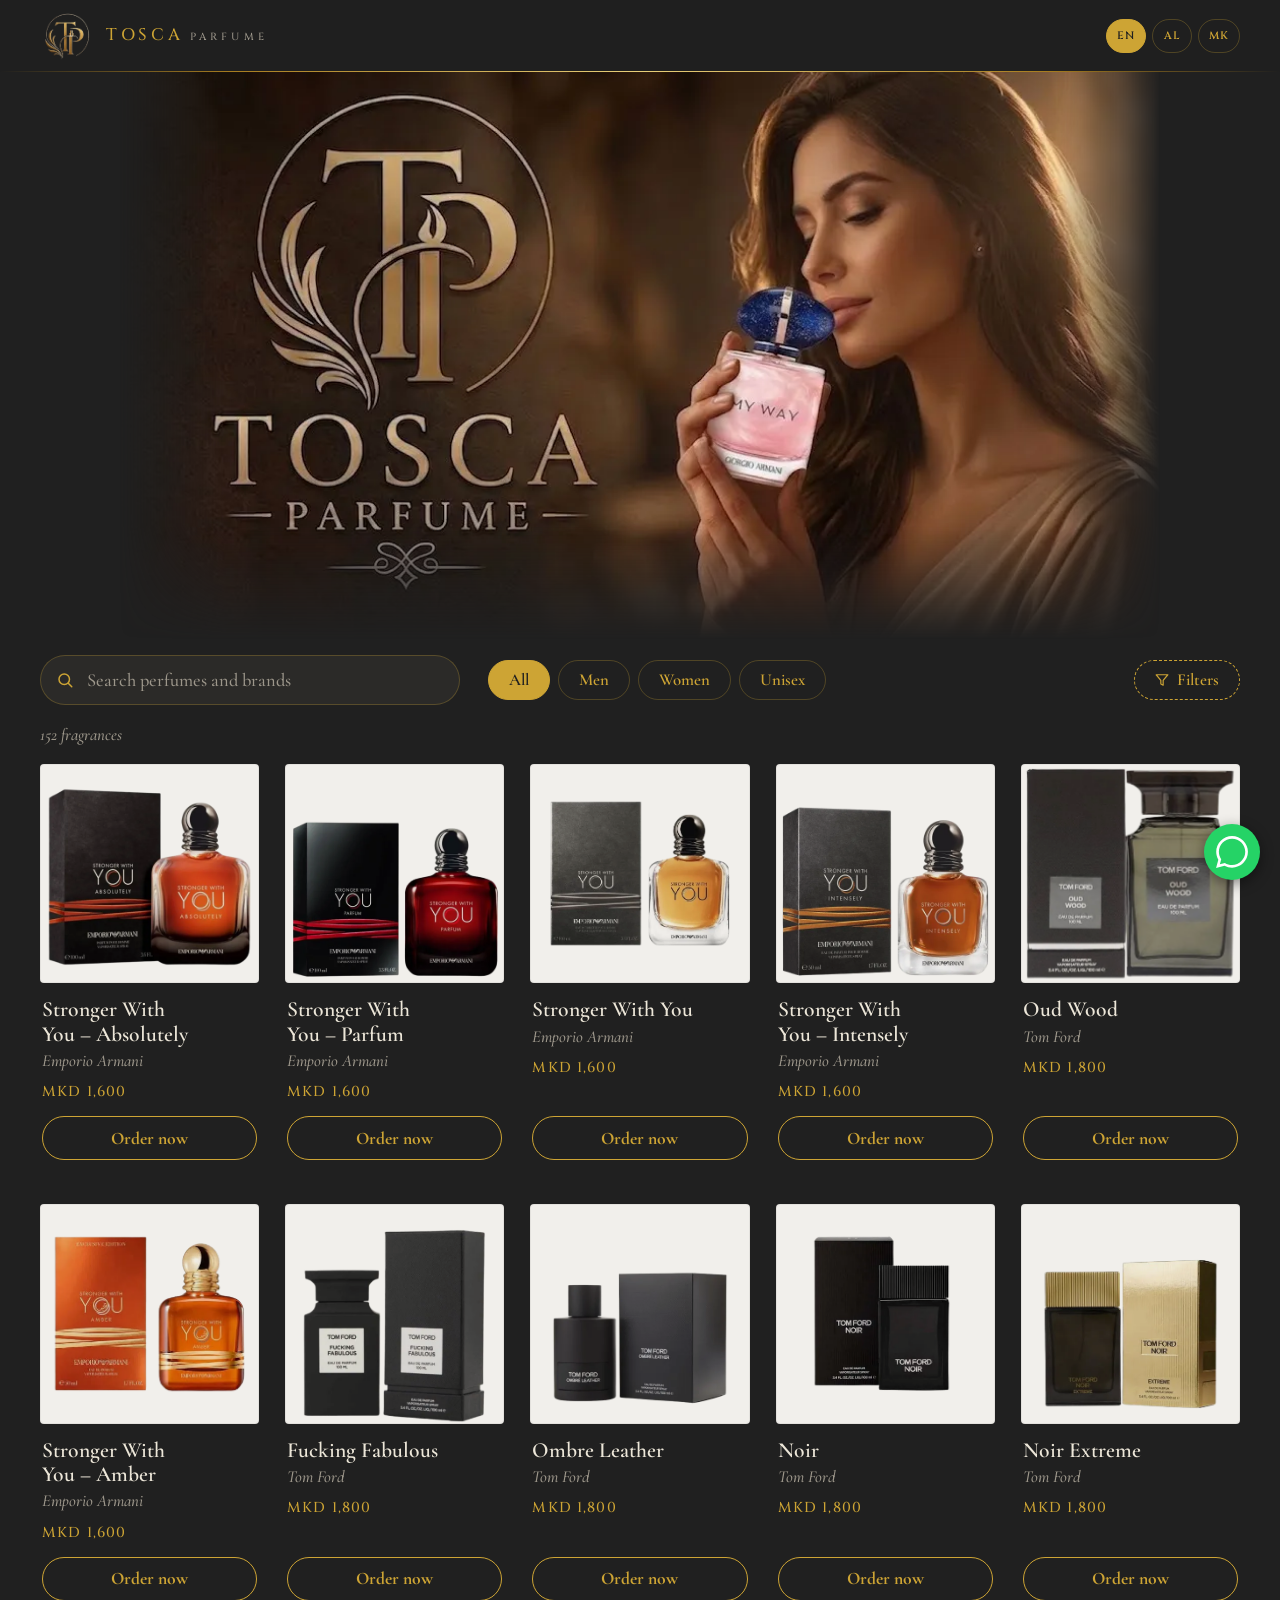
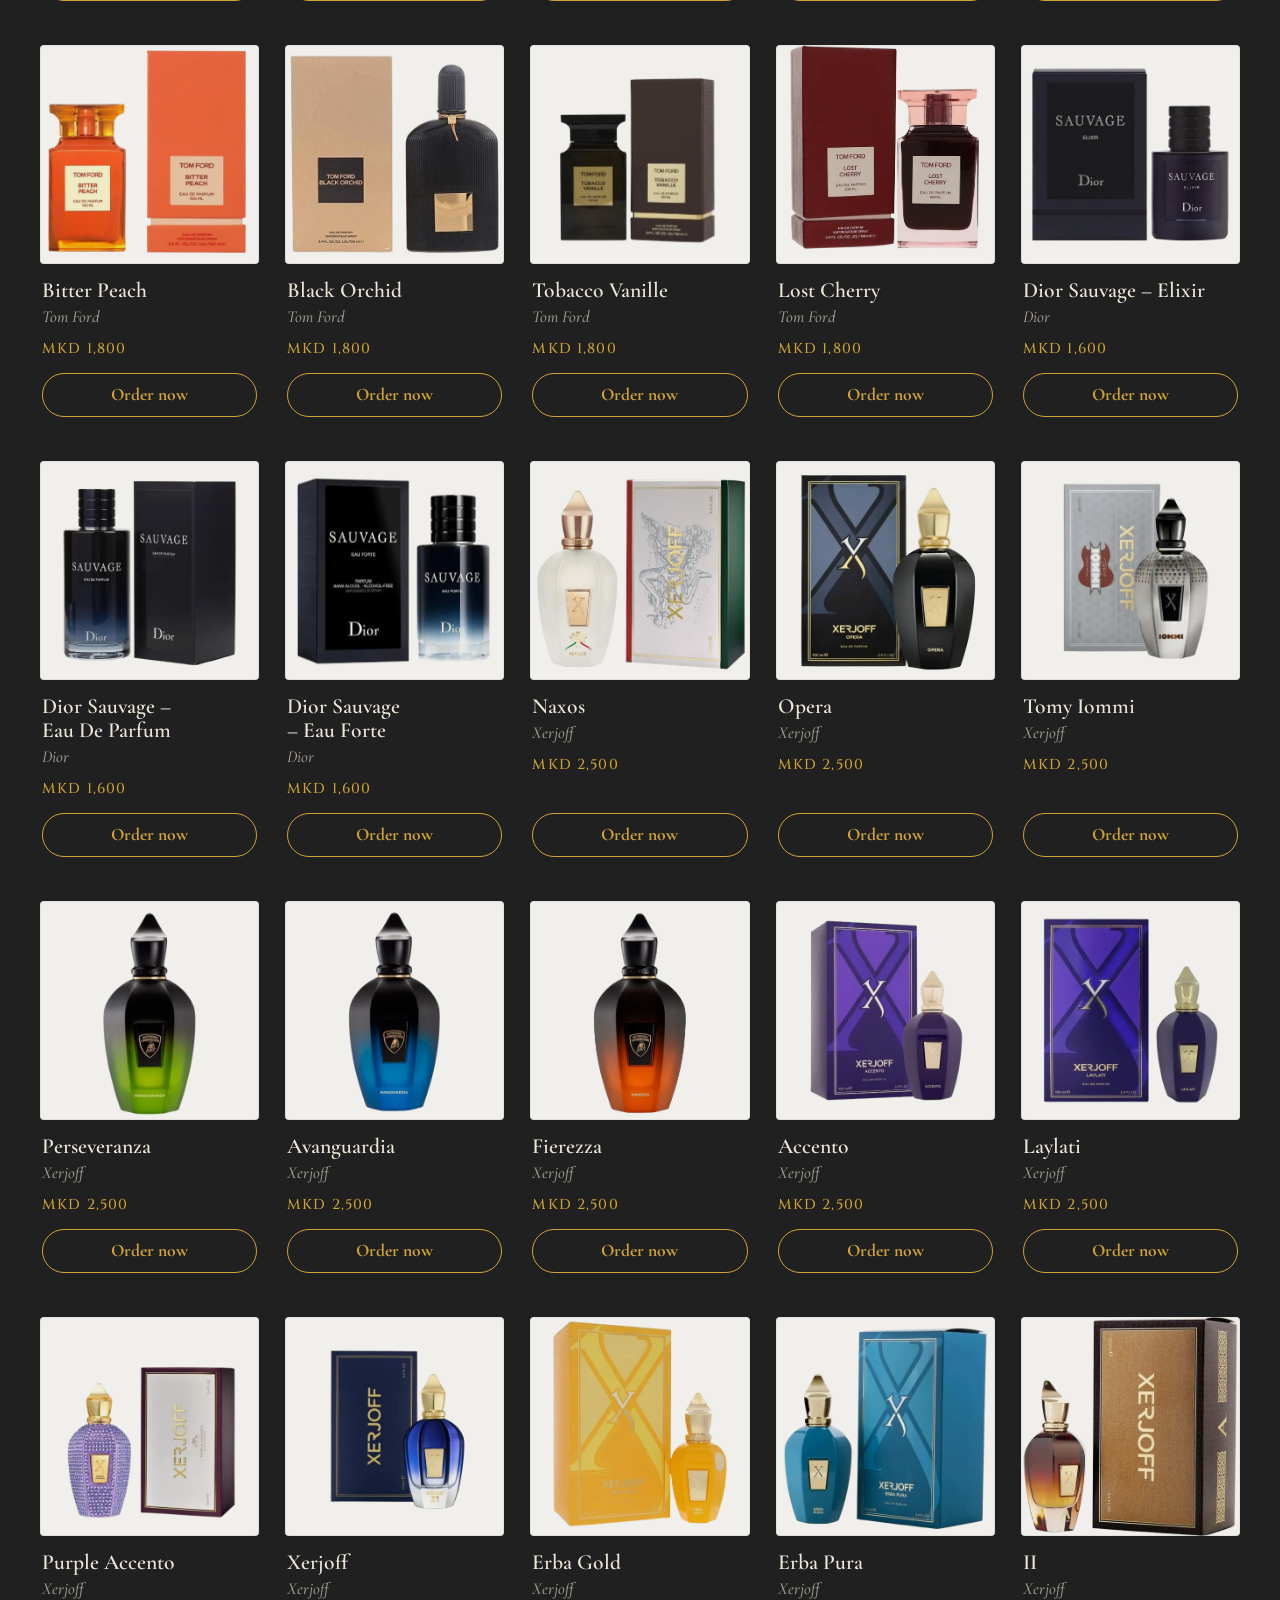
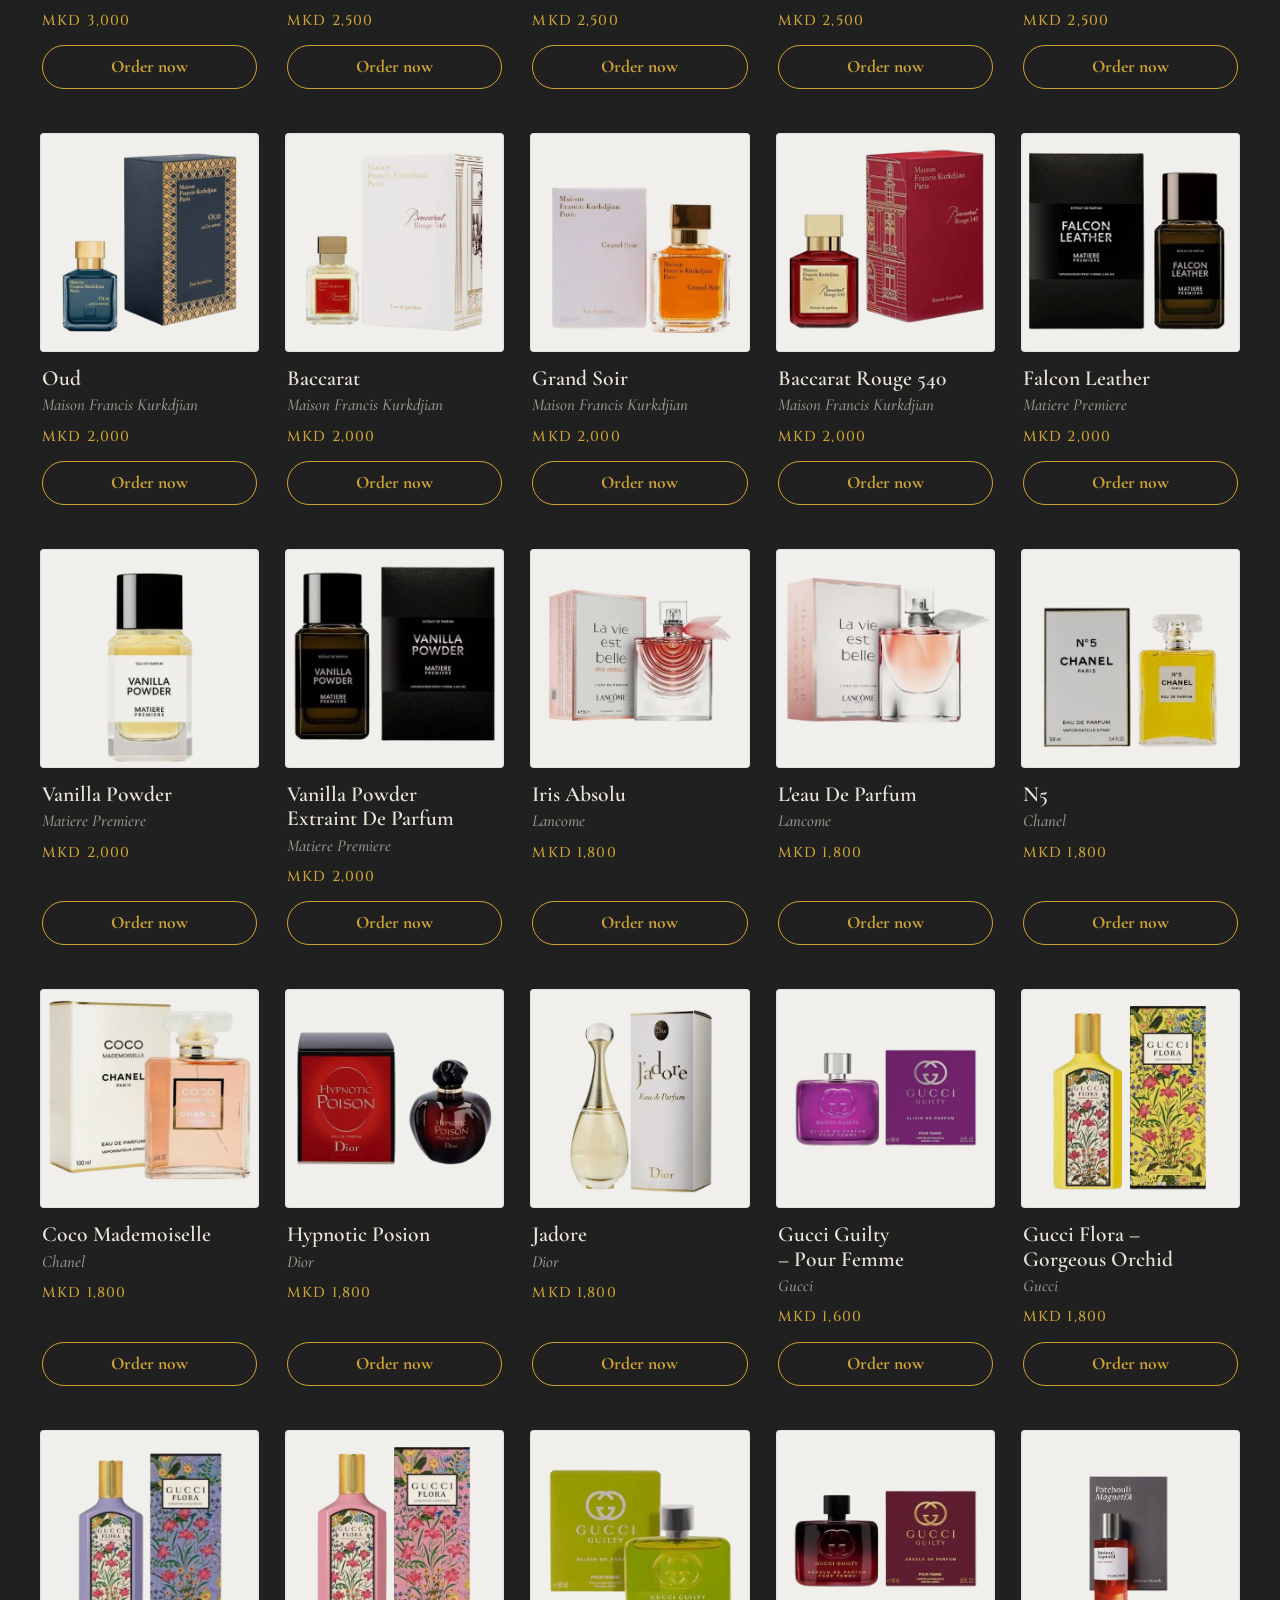
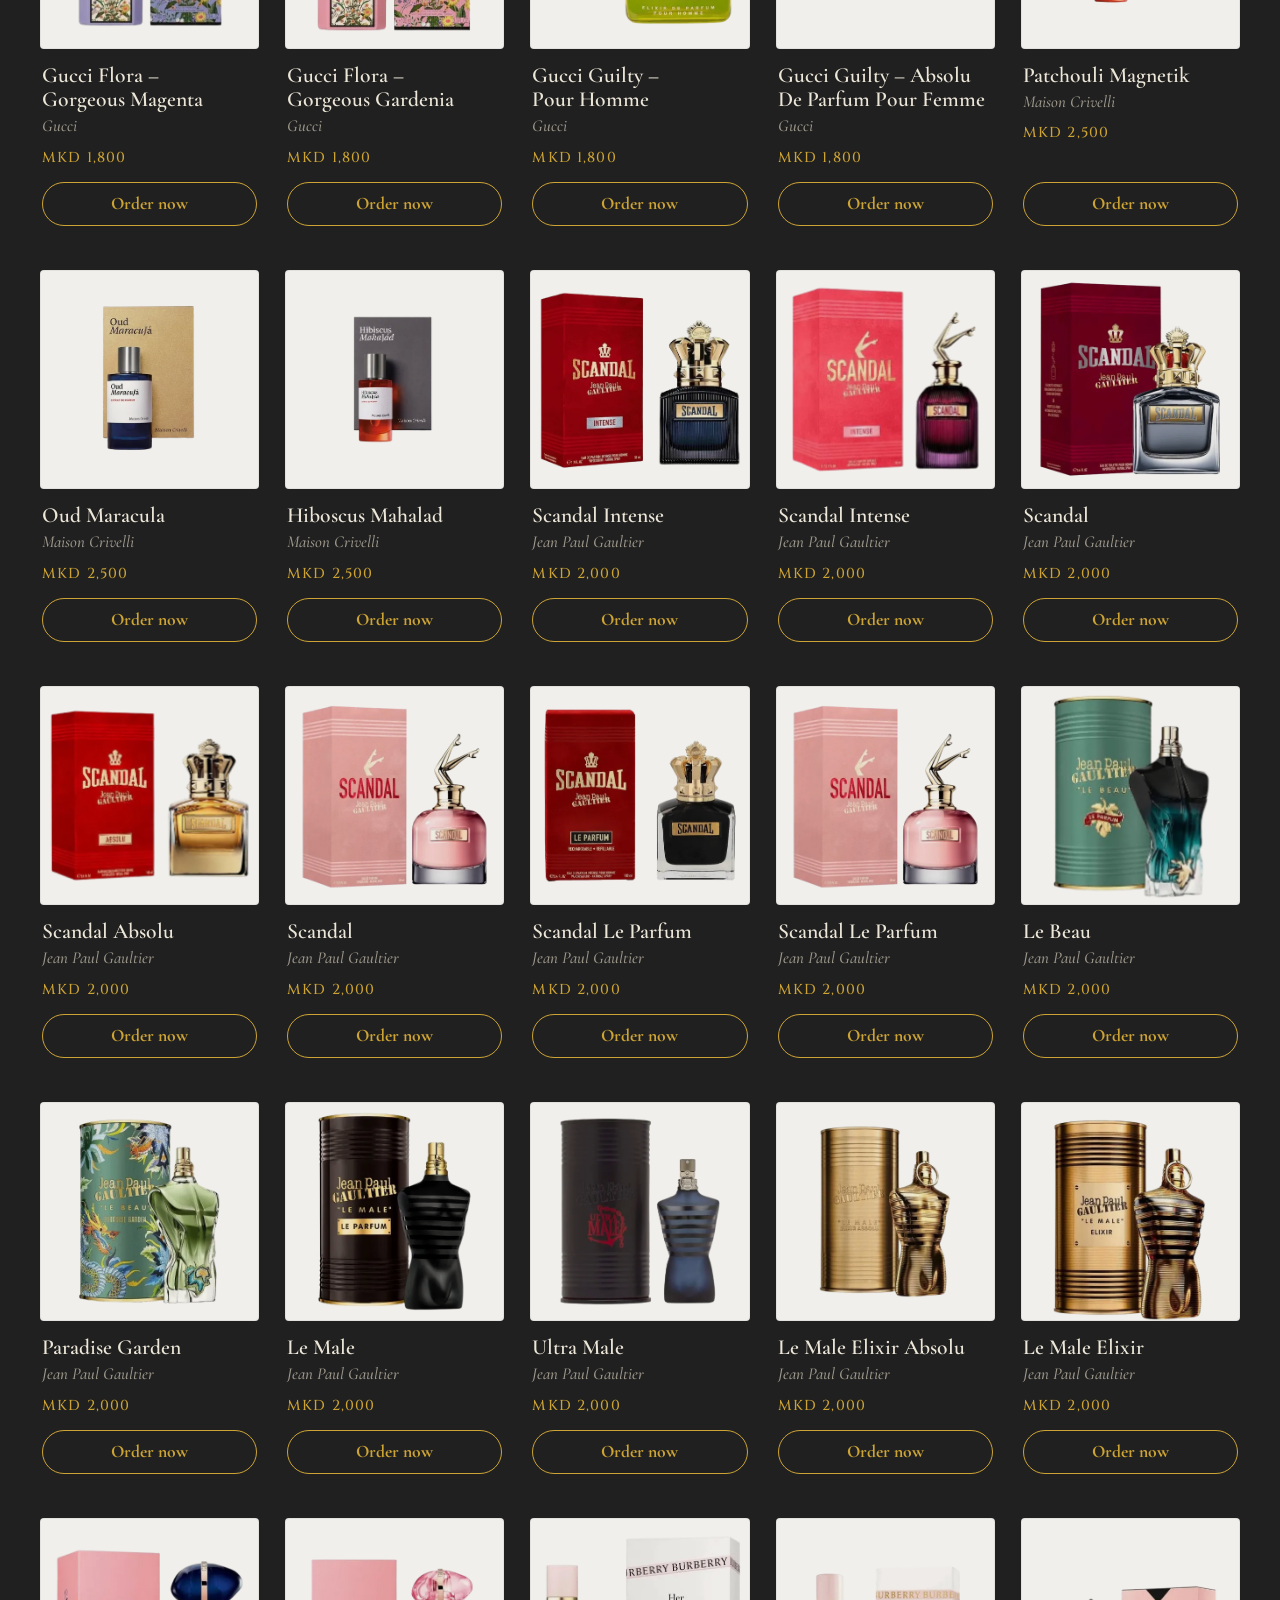
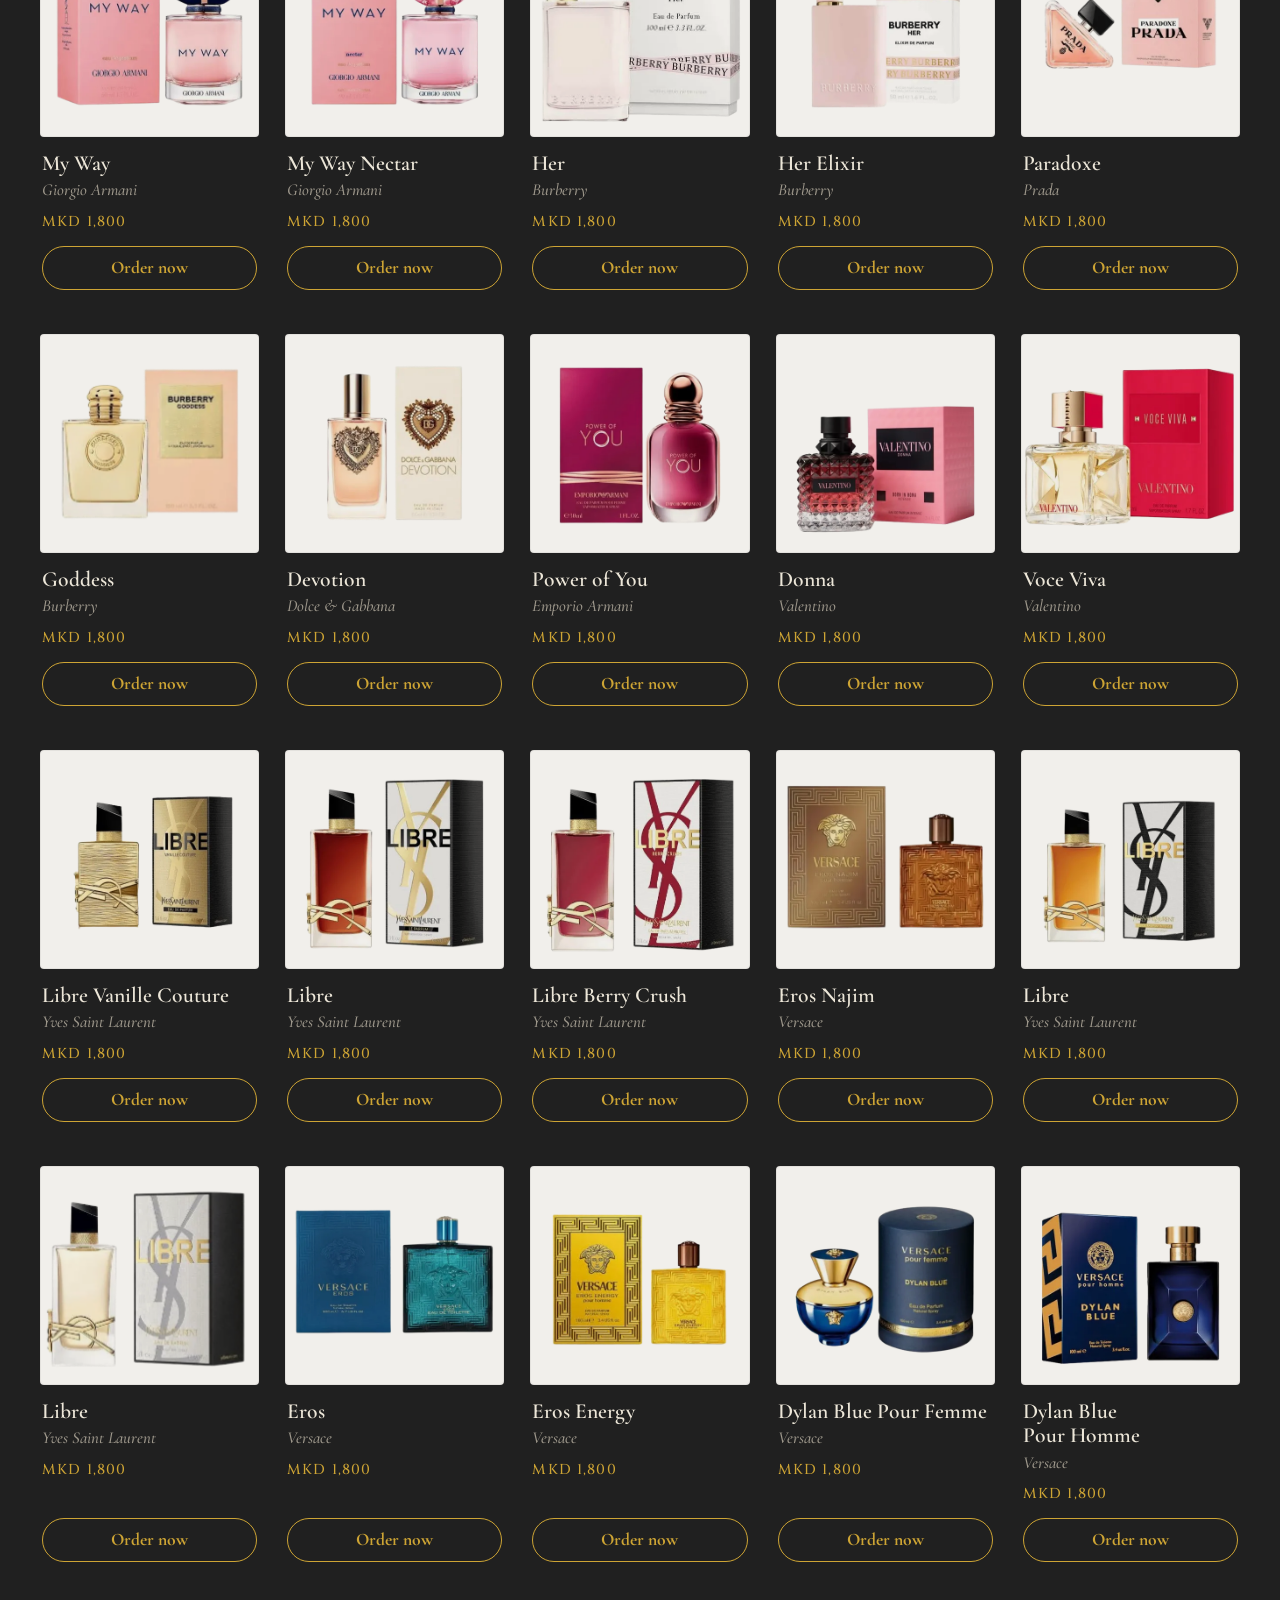
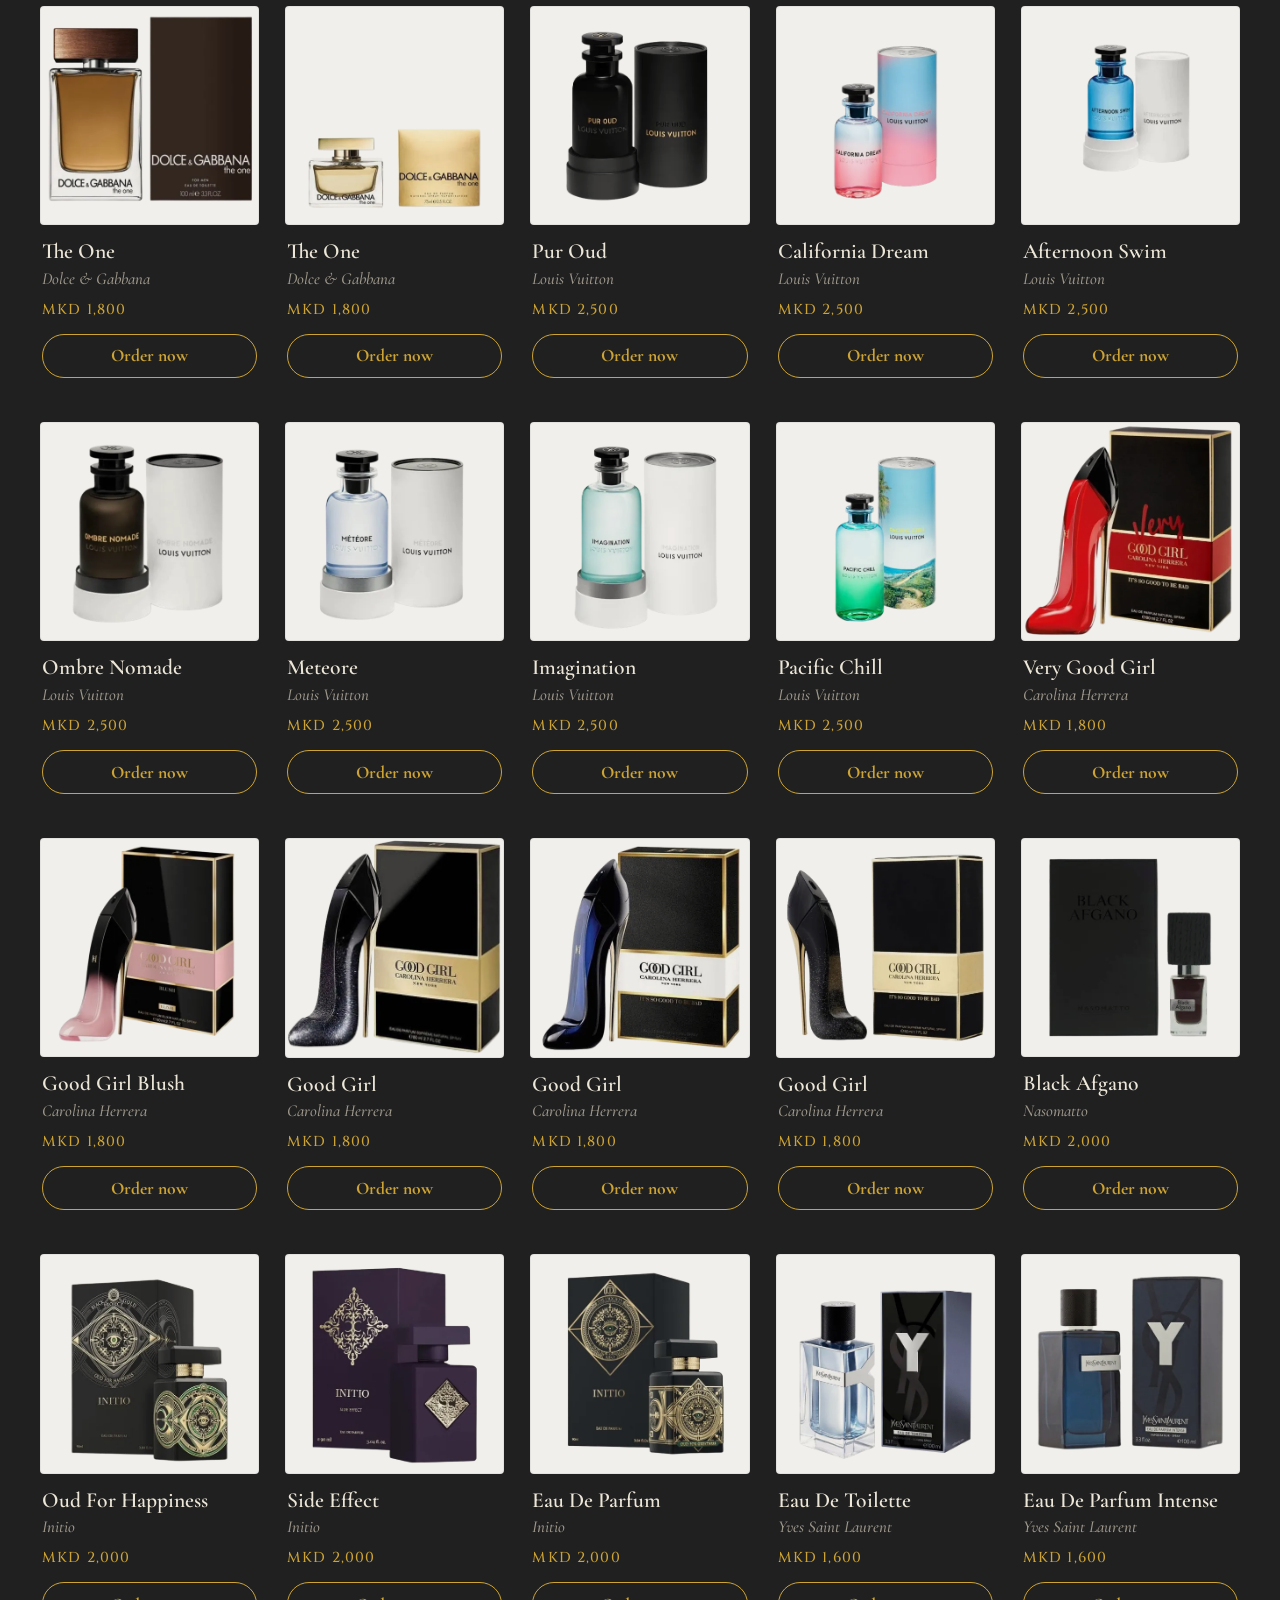
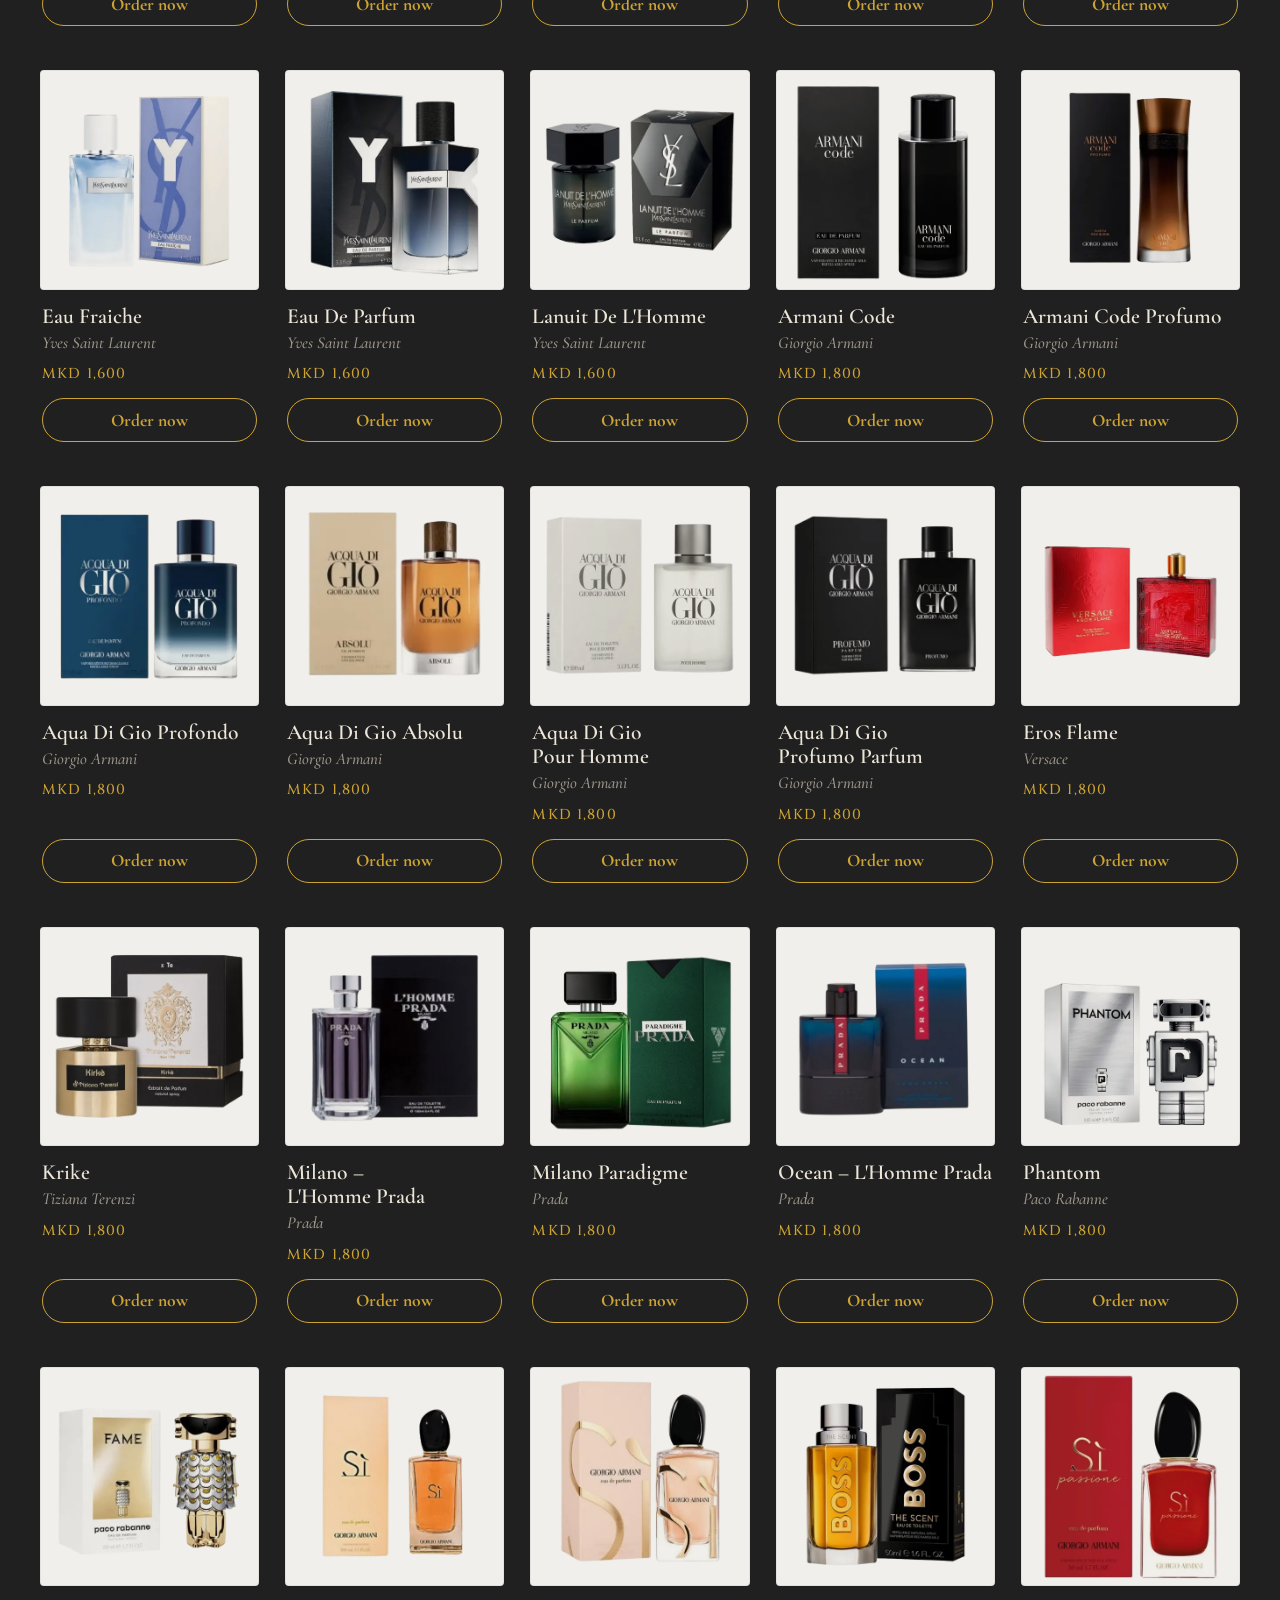
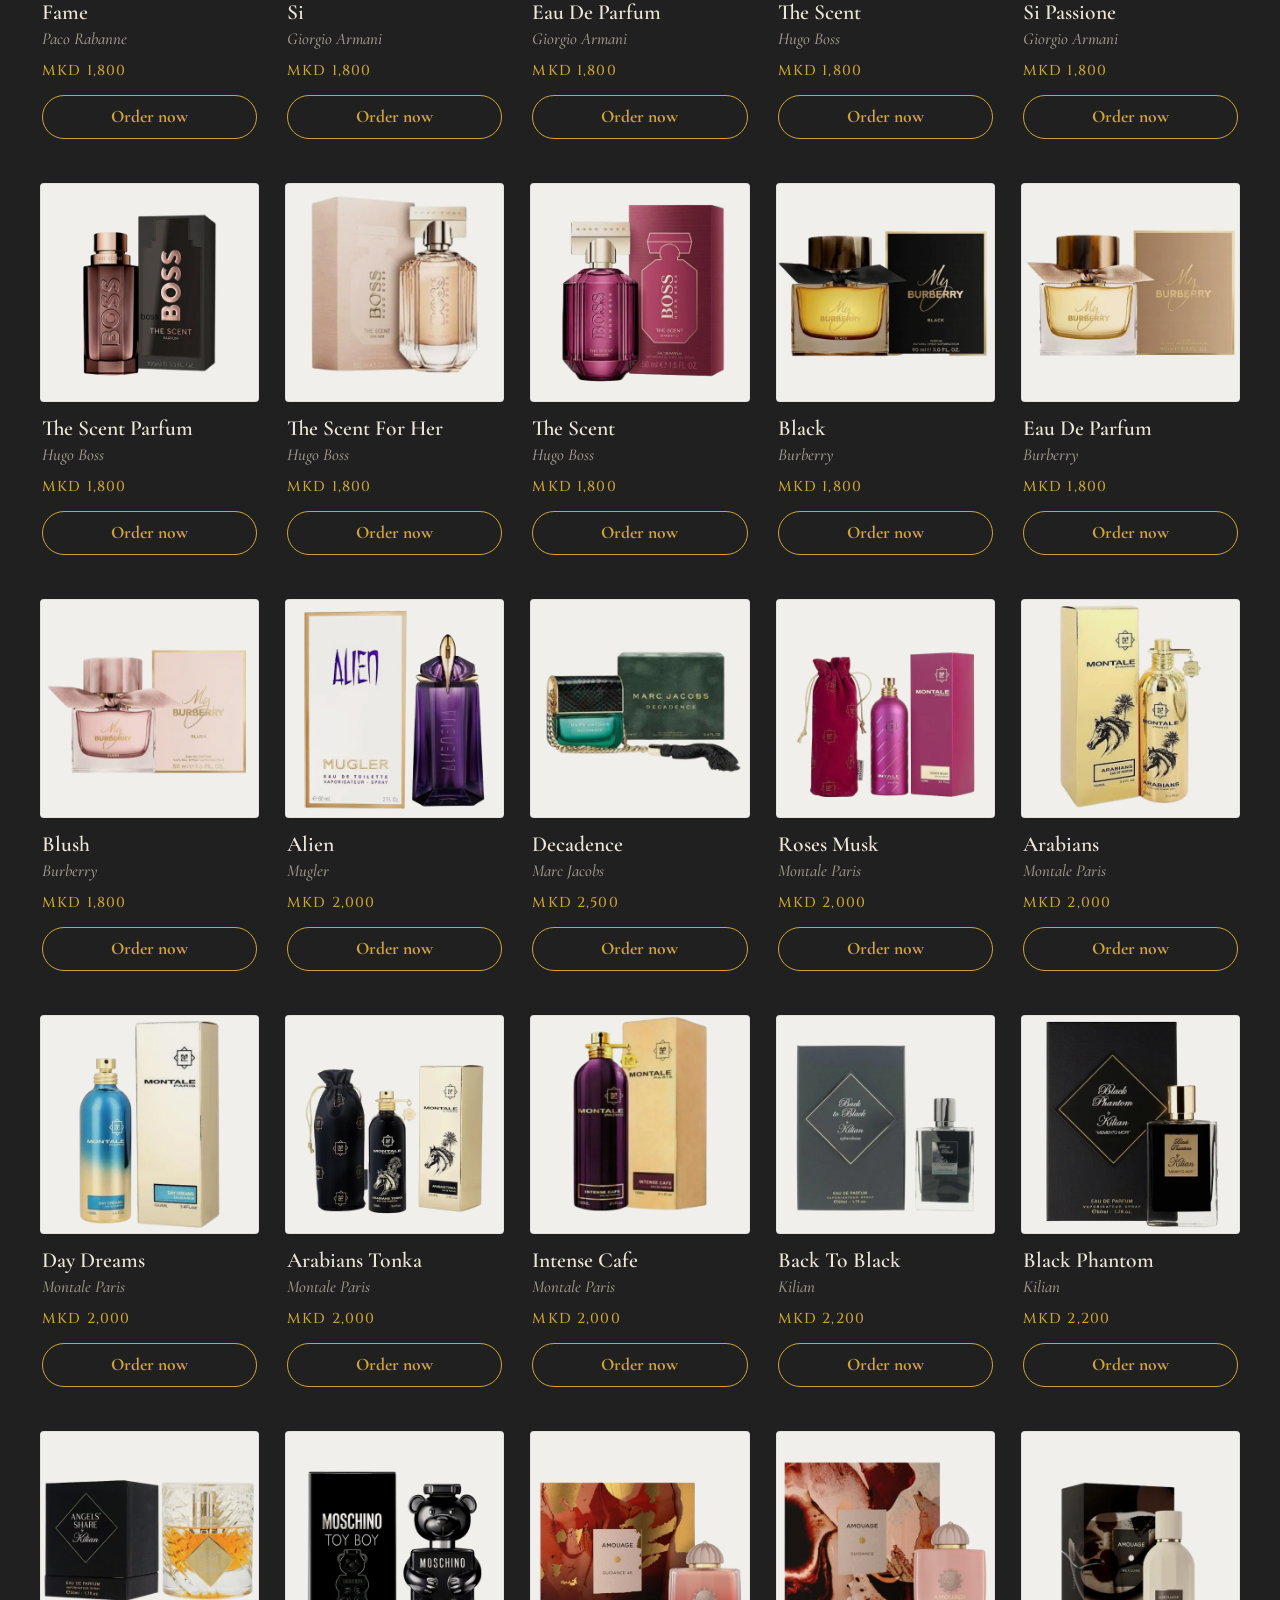
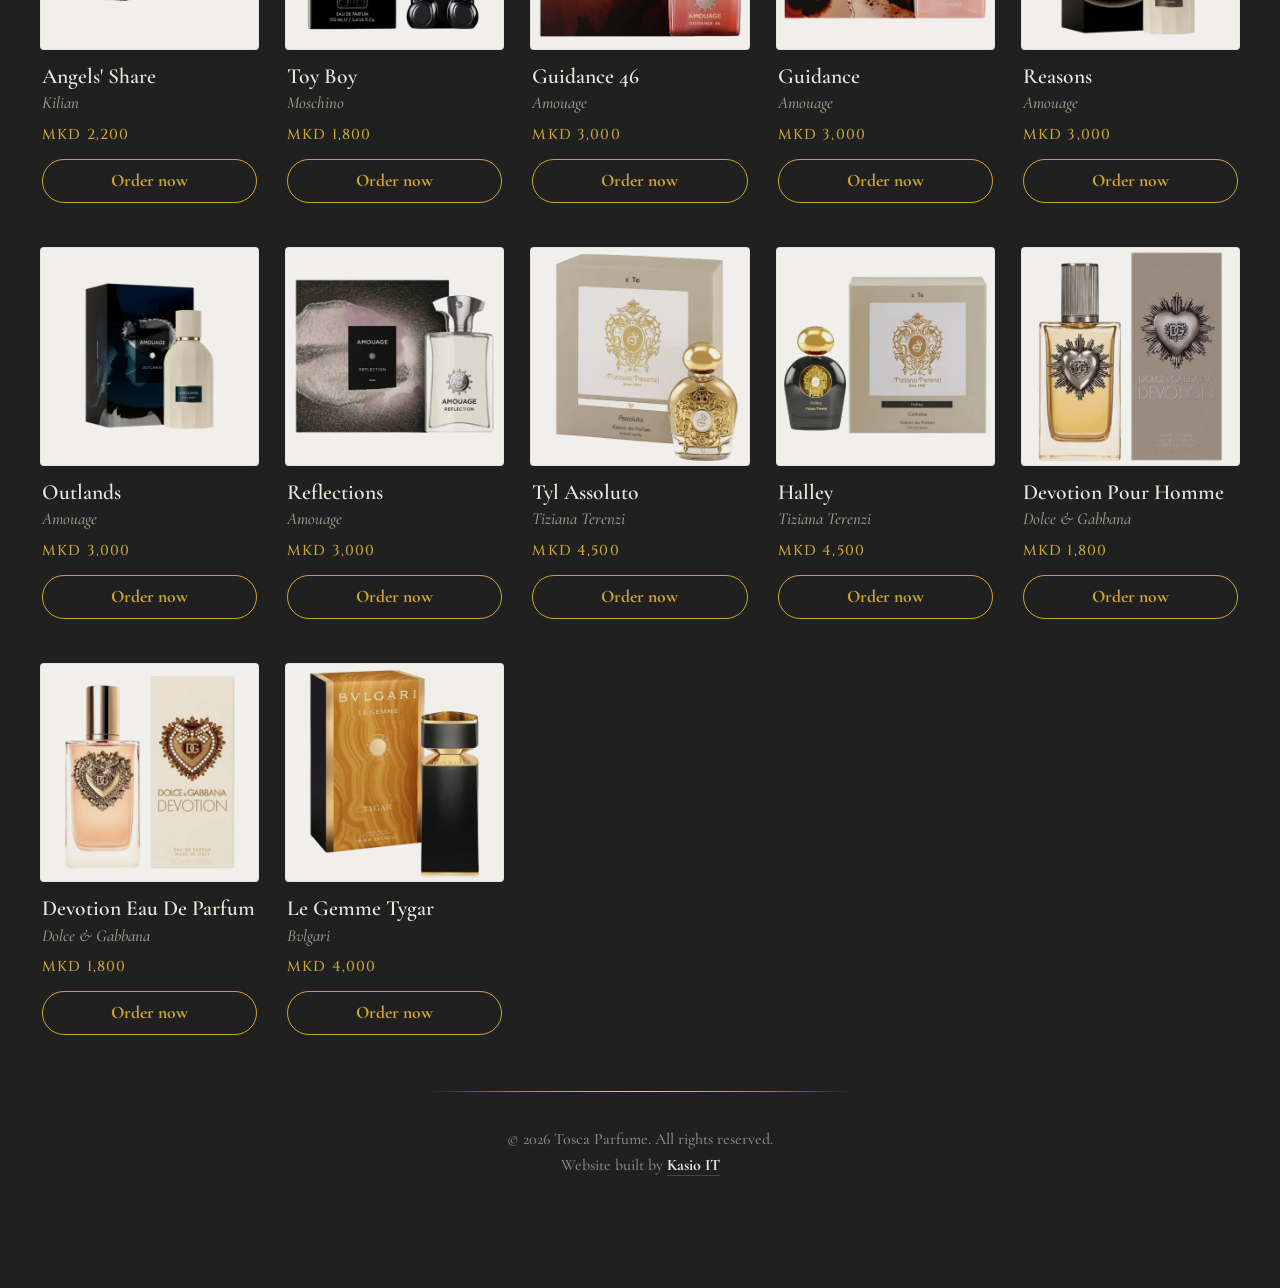
<file: index.html>
<!DOCTYPE html>
<html lang="en">
<head>
  <meta charset="UTF-8">
  <meta name="viewport" content="width=device-width, initial-scale=1.0">
  <title>Tosca Parfume</title>
  <meta name="description" content="Tosca Parfume: designer and niche fragrances, ordered through WhatsApp.">
  <meta name="theme-color" content="#202020">
  <link rel="icon" href="images/logo.jpg" type="image/jpeg">
  <link rel="preconnect" href="https://fonts.googleapis.com">
  <link rel="preconnect" href="https://fonts.gstatic.com" crossorigin>
  <link href="https://fonts.googleapis.com/css2?family=Cinzel:wght@400;500;600&family=Cormorant+Garamond:ital,wght@0,500;0,600;0,700;1,500&display=swap" rel="stylesheet">
  <link rel="stylesheet" href="style.css">
</head>
<body>
  <!-- Full-Screen Loader -->
  <div id="page-loader">
    <div class="loader-circle"></div>
    <img src="images/h-logo.png" alt="Tosca Parfume" class="loader-logo">
  </div>

  <header id="header">
    <a class="brand" href="#" aria-label="Tosca Parfume">
      <img src="images/h-logo.png" alt="" id="h-logo">
      <span class="wordmark">TOSCA<span>PARFUME</span></span>
    </a>

    <div class="lang-switcher" role="group" aria-label="Language">
      <button class="lang-btn active" data-lang="en" aria-pressed="true">EN</button>
      <button class="lang-btn" data-lang="sq" aria-pressed="false">AL</button>
      <button class="lang-btn" data-lang="mk" aria-pressed="false">MK</button>
    </div>
  </header>

  <main>
    <!-- Banner -->
    <div class="hero">
      <img src="images/banner.webp" alt="Tosca Parfume" id="banner" width="1024" height="558">
    </div>

    <div id="toolbar">
      <!-- Search -->
      <div class="search-wrap">
        <svg xmlns="http://www.w3.org/2000/svg" viewBox="0 0 24 24" fill="none" stroke="currentColor" stroke-width="2" stroke-linecap="round" stroke-linejoin="round" aria-hidden="true"><circle cx="11" cy="11" r="7"></circle><path d="M21 21l-4.3-4.3"></path></svg>
        <label for="search-bar" class="visually-hidden" data-i18n="searchLabel">Search perfumes and brands</label>
        <input type="search" id="search-bar" placeholder="Search perfumes and brands" autocomplete="off">
      </div>

      <!-- Filter -->
      <div class="filter-row">
        <div id="quick-filters-container">
          <button class="filter-pill active" data-key="gender" data-value="all" data-i18n="all">All</button>
          <button class="filter-pill" data-key="gender" data-value="burra" data-i18n="men">Men</button>
          <button class="filter-pill" data-key="gender" data-value="gra" data-i18n="women">Women</button>
          <button class="filter-pill" data-key="gender" data-value="unisex" data-i18n="unisex">Unisex</button>
        </div>
        <button id="btn-open-filters" class="filter-pill advanced-btn" aria-haspopup="dialog">
          <svg xmlns="http://www.w3.org/2000/svg" width="14" height="14" viewBox="0 0 24 24" fill="none" stroke="currentColor" stroke-width="2" stroke-linecap="round" stroke-linejoin="round" aria-hidden="true"><polygon points="22 3 2 3 10 12.46 10 19 14 21 14 12.46 22 3"></polygon></svg>
          <span data-i18n="filters">Filters</span>
        </button>
      </div>
    </div>

    <p id="result-count" class="result-count" aria-live="polite"></p>

    <!-- Advanced Filter Bottom Sheet -->
    <div id="filter-overlay" class="hidden"></div>
    <div id="advanced-filters" class="bottom-sheet hidden" role="dialog" aria-modal="true" aria-labelledby="sheet-title">
      <div class="sheet-header">
        <h3 id="sheet-title" data-i18n="advTitle">Advanced Filters</h3>
        <button id="btn-close-filters" aria-label="Close">&times;</button>
      </div>

      <div class="sheet-body">
        <div class="filter-group">
          <label for="brand-select" data-i18n="brand">Brand</label>
          <select id="brand-select"></select>
        </div>

        <div class="filter-group">
          <label for="price-slider"><span data-i18n="maxPrice">Max Price</span>: <span id="price-display">MKD 4,500</span></label>
          <input type="range" id="price-slider" min="1600" max="4500" step="100" value="4500">
        </div>

        <div class="filter-group">
          <label for="sort-select" data-i18n="sortBy">Sort By</label>
          <select id="sort-select">
            <option value="default" data-i18n="sortDefault">Default (Newest)</option>
            <option value="price-asc" data-i18n="sortAsc">Price: Low to High</option>
            <option value="price-desc" data-i18n="sortDesc">Price: High to Low</option>
          </select>
        </div>
      </div>

      <div class="sheet-footer">
        <button id="btn-apply-filters" class="btn-primary" data-i18n="apply">Apply Filters</button>
      </div>
    </div>

    <!-- Catalog -->
    <div id="catalog"></div>
  </main>

  <!-- Footer -->
  <footer id="footer">
    <p>&copy; 2026 Tosca Parfume. All rights reserved.<br>
       Website built by <a href="https://www.instagram.com/kasio_it/" target="_blank" rel="noopener noreferrer" class="agency-link">Kasio IT</a></p>
  </footer>

  <!-- WhatsApp Icon -->
  <a href="https://wa.me/38978204889?text=P%C3%ABrsh%C3%ABndetje!" class="whatsapp-float"
    target="_blank" rel="noopener noreferrer"
    aria-label="Contact us on WhatsApp">
      <svg xmlns="http://www.w3.org/2000/svg" width="32" height="32" viewBox="0 0 24 24" fill="#FFFFFF" aria-hidden="true">
          <path d="M.057 24l1.687-6.163c-1.041-1.804-1.588-3.849-1.587-5.946.003-6.556 5.338-11.891 11.893-11.891 3.181.001 6.167 1.24 8.413 3.488 2.245 2.248 3.481 5.236 3.48 8.414-.003 6.557-5.338 11.892-11.893 11.892-1.99-.001-3.951-.5-5.688-1.448l-6.305 1.654zm6.597-3.807c1.676.995 3.276 1.591 5.392 1.592 5.448 0 9.886-4.434 9.889-9.885.002-5.462-4.415-9.89-9.881-9.892-5.452 0-9.887 4.434-9.889 9.884-.001 2.225.651 3.891 1.746 5.634l-.999 3.648 3.742-.981z"/>
      </svg>
  </a>

  <!-- Back to top -->
  <button id="scroll-top-btn" aria-label="Back to top">
    <svg xmlns="http://www.w3.org/2000/svg" viewBox="0 0 24 24" width="24" height="24" fill="none" stroke="currentColor" stroke-width="2" stroke-linecap="round" stroke-linejoin="round" aria-hidden="true">
      <path d="M18 15l-6-6-6 6"/>
    </svg>
  </button>
  <script src="script.js"></script>
</body>
</html>
</file>
<file: style.css>
/* ==========================================================
   Tosca Parfume
   Type: Cinzel (Roman capitals, matches the logo wordmark) for
   brand, prices and language codes (Latin only).
   Cormorant Garamond for all translatable text (Latin + Cyrillic).
   ========================================================== */

:root {
  --ink: #202020;
  --panel: #2b2a28;
  --line: rgba(205, 164, 52, 0.28);
  --mat: #f1efeb;
  --gold: #cda434;
  --gold-hi: #e8cf7a;
  --gold-lo: #a67c1f;
  --foil: linear-gradient(90deg, transparent, var(--gold-lo) 18%, var(--gold-hi) 50%, var(--gold-lo) 82%, transparent);
  --text: #ece6d8;
  --muted: #9d978b;

  --font-display: 'Cinzel', 'Trajan Pro', Georgia, serif;
  --font-text: 'Cormorant Garamond', Georgia, 'Times New Roman', serif;

  --gutter: clamp(16px, 4vw, 40px);
  --max: 1320px;
  --header-h: 64px;
}

*, *::before, *::after {
  padding: 0;
  margin: 0;
  box-sizing: border-box;
}

html {
  -webkit-text-size-adjust: 100%;
  scroll-padding-top: calc(var(--header-h) + 12px);
}

body {
  background-color: var(--ink);
  color: var(--text);
  font-family: var(--font-text);
  font-weight: 500;
  font-size: 1.125rem;
  line-height: 1.4;
  -webkit-font-smoothing: antialiased;
  text-rendering: optimizeLegibility;
}

button, input, select {
  font: inherit;
  color: inherit;
}

button { cursor: pointer; }

img { max-width: 100%; }

:focus-visible {
  outline: 2px solid var(--gold-hi);
  outline-offset: 3px;
}

.visually-hidden {
  position: absolute !important;
  width: 1px; height: 1px;
  overflow: hidden;
  clip: rect(0 0 0 0);
  white-space: nowrap;
}

.hidden { visibility: hidden; }

/* ---------- Loader ---------- */
#page-loader {
  position: fixed;
  inset: 0;
  background-color: var(--ink);
  z-index: 9999;
  display: flex;
  align-items: center;
  justify-content: center;
  transition: opacity 0.4s ease, visibility 0.4s ease;
}

#page-loader.hide-loader {
  opacity: 0;
  visibility: hidden;
}

.loader-circle {
  position: absolute;
  width: 84px;
  height: 84px;
  border: 2px solid rgba(205, 164, 52, 0.12);
  border-top-color: var(--gold);
  border-radius: 50%;
  animation: spin-loader 1s linear infinite;
}

.loader-logo {
  width: 48px;
  animation: pulse-logo 1.5s ease-in-out infinite;
}

@keyframes spin-loader { to { transform: rotate(360deg); } }

@keyframes pulse-logo {
  0%, 100% { opacity: 0.7; transform: scale(0.95); }
  50% { opacity: 1; transform: scale(1.05); }
}

/* ---------- Header ---------- */
#header {
  position: sticky;
  top: 0;
  z-index: 100;
  height: var(--header-h);
  display: flex;
  align-items: center;
  justify-content: space-between;
  gap: 16px;
  padding: 0 var(--gutter);
  background-color: rgba(32, 32, 32, 0.92);
  -webkit-backdrop-filter: blur(10px);
  backdrop-filter: blur(10px);
}

#header::after {
  content: "";
  position: absolute;
  left: 0; right: 0; bottom: 0;
  height: 1px;
  background: var(--foil);
}

.brand {
  display: flex;
  align-items: center;
  gap: 12px;
  color: inherit;
  text-decoration: none;
}

#h-logo {
  width: 48px;
  height: 48px;
  object-fit: contain;
  display: block;
}

.wordmark {
  display: none;
  font-family: var(--font-display);
  font-weight: 500;
  font-size: 1.05rem;
  letter-spacing: 0.22em;
  color: var(--gold);
  white-space: nowrap;
}

.wordmark span {
  font-size: 0.62em;
  letter-spacing: 0.4em;
  margin-left: 0.6em;
  color: var(--muted);
}

.lang-switcher {
  display: flex;
  gap: 6px;
}

.lang-btn {
  min-width: 40px;
  height: 34px;
  padding: 0 10px;
  background: transparent;
  color: var(--gold);
  border: 1px solid var(--line);
  border-radius: 999px;
  font-family: var(--font-display);
  font-size: 0.68rem;
  font-weight: 600;
  letter-spacing: 0.08em;
  transition: background-color 0.2s ease, color 0.2s ease, border-color 0.2s ease;
}

.lang-btn:hover { border-color: var(--gold); }

.lang-btn.active {
  background: var(--gold);
  border-color: var(--gold);
  color: var(--ink);
}

/* ---------- Hero ---------- */
.hero {
  position: relative;
  max-width: 1040px;
  margin: 0 auto;
  overflow: hidden;
}

#banner {
  display: block;
  width: 100%;
  height: auto;
  -webkit-mask-image:
    linear-gradient(to right, transparent, #000 10%, #000 90%, transparent),
    linear-gradient(to bottom, #000 80%, transparent);
  -webkit-mask-composite: source-in;
  mask-image:
    linear-gradient(to right, transparent, #000 10%, #000 90%, transparent),
    linear-gradient(to bottom, #000 80%, transparent);
  mask-composite: intersect;
  animation: hero-in 1.4s cubic-bezier(0.2, 0.7, 0.2, 1) both;
  animation-delay: 0.25s;
}

@keyframes hero-in {
  from { opacity: 0; transform: scale(1.04); }
  to { opacity: 1; transform: scale(1); }
}

/* ---------- Toolbar ---------- */
#toolbar {
  max-width: var(--max);
  margin: 0 auto;
  padding: 8px var(--gutter) 0;
  display: grid;
  gap: 14px;
}

.search-wrap {
  position: relative;
}

.search-wrap svg {
  position: absolute;
  left: 16px;
  top: 50%;
  width: 18px;
  height: 18px;
  transform: translateY(-50%);
  color: var(--gold);
  pointer-events: none;
}

#search-bar {
  width: 100%;
  height: 50px;
  padding: 0 18px 0 46px;
  font-size: 1.15rem;
  color: var(--text);
  background-color: var(--panel);
  border: 1px solid var(--line);
  border-radius: 999px;
  transition: border-color 0.2s ease, box-shadow 0.2s ease;
  -webkit-appearance: none;
  appearance: none;
}

#search-bar:focus {
  outline: none;
  border-color: var(--gold);
  box-shadow: 0 0 0 3px rgba(205, 164, 52, 0.18);
}

#search-bar::placeholder {
  color: var(--muted);
  opacity: 1;
}

/* Quick filters */
.filter-row {
  display: flex;
  align-items: center;
  gap: 10px;
  min-width: 0;
}

#quick-filters-container {
  flex: 1;
  min-width: 0;
  display: flex;
  gap: 8px;
  overflow-x: auto;
  -webkit-overflow-scrolling: touch;
  scrollbar-width: none;
}

#quick-filters-container::-webkit-scrollbar { display: none; }

.filter-pill {
  flex: 0 0 auto;
  height: 40px;
  padding: 0 20px;
  display: inline-flex;
  align-items: center;
  gap: 8px;
  background-color: transparent;
  color: var(--gold);
  border: 1px solid var(--line);
  border-radius: 999px;
  font-size: 1.05rem;
  font-weight: 600;
  white-space: nowrap;
  transition: background-color 0.2s ease, color 0.2s ease, border-color 0.2s ease;
}

.filter-pill:hover { border-color: var(--gold); }

.filter-pill.active {
  background-color: var(--gold);
  border-color: var(--gold);
  color: var(--ink);
}

.filter-pill.advanced-btn {
  border-style: dashed;
  border-color: var(--gold);
}

@media (max-width: 479px) {
  .filter-pill { padding: 0 16px; }
  .filter-pill.advanced-btn { width: 40px; padding: 0; justify-content: center; }
  .filter-pill.advanced-btn svg { width: 16px; height: 16px; }
  .filter-pill.advanced-btn span {
    position: absolute; width: 1px; height: 1px; overflow: hidden; clip: rect(0 0 0 0);
  }
}

.result-count {
  max-width: var(--max);
  margin: 0 auto;
  padding: 18px var(--gutter) 0;
  color: var(--muted);
  font-style: italic;
  font-size: 1.05rem;
}

/* ---------- Filter sheet ---------- */
#filter-overlay {
  position: fixed;
  inset: 0;
  background: rgba(0, 0, 0, 0.7);
  z-index: 2999;
  opacity: 0;
  pointer-events: none;
  transition: opacity 0.3s ease;
}

#filter-overlay.active {
  opacity: 1;
  pointer-events: auto;
}

.bottom-sheet {
  position: fixed;
  bottom: 0;
  left: 0;
  right: 0;
  margin-inline: auto;
  width: 100%;
  max-width: 560px;
  max-height: 90vh;
  max-height: 90dvh;
  overflow-y: auto;
  background-color: var(--ink);
  border: 1px solid var(--line);
  border-bottom: 0;
  border-radius: 22px 22px 0 0;
  z-index: 3000;
  transform: translateY(100%);
  transition: transform 0.3s cubic-bezier(0.4, 0, 0.2, 1);
  display: flex;
  flex-direction: column;
  padding-bottom: env(safe-area-inset-bottom);
}

.bottom-sheet::before {
  content: "";
  height: 2px;
  background: var(--foil);
  flex: none;
  margin-top: -1px;
}

.bottom-sheet.open { transform: translateY(0); }

.sheet-header, .sheet-footer { padding: 16px 22px; }

.sheet-header {
  display: flex;
  justify-content: space-between;
  align-items: center;
  border-bottom: 1px solid rgba(205, 164, 52, 0.18);
}

.sheet-header h3 {
  color: var(--gold);
  font-family: var(--font-text);
  font-weight: 600;
  font-size: 1.5rem;
  letter-spacing: 0.01em;
}

#btn-close-filters {
  width: 44px;
  height: 44px;
  margin-right: -10px;
  background: none;
  border: none;
  color: var(--gold);
  font-size: 2rem;
  line-height: 1;
}

.sheet-body {
  padding: 22px;
  display: flex;
  flex-direction: column;
  gap: 24px;
}

.filter-group label {
  display: block;
  color: var(--muted);
  margin-bottom: 8px;
  font-size: 1.05rem;
}

.filter-group label span { color: var(--gold); font-weight: 600; }

.filter-group select {
  width: 100%;
  height: 46px;
  padding: 0 12px;
  background: var(--panel);
  color: var(--text);
  border: 1px solid var(--line);
  border-radius: 10px;
}

.filter-group select:focus { border-color: var(--gold); outline: none; box-shadow: 0 0 0 3px rgba(205, 164, 52, 0.18); }

.filter-group + .filter-group { margin-top: 0; }

input[type="range"] {
  width: 100%;
  height: 28px;
  accent-color: var(--gold);
  background: transparent;
}

.btn-primary {
  width: 100%;
  height: 50px;
  background: var(--gold);
  color: var(--ink);
  border: none;
  border-radius: 999px;
  font-weight: 700;
  font-size: 1.15rem;
  transition: background-color 0.2s ease;
}

.btn-primary:hover { background: var(--gold-hi); }

/* ---------- Catalog ---------- */
#catalog {
  max-width: var(--max);
  margin: 0 auto;
  padding: 18px var(--gutter) 56px;
  display: grid;
  grid-template-columns: repeat(2, minmax(0, 1fr));
  gap: 28px 14px;
  align-items: stretch;
}

.product-card {
  display: flex;
  flex-direction: column;
  min-width: 0;
}

.product-img-wrap {
  aspect-ratio: 1 / 1;
  background-color: var(--mat);
  border-radius: 4px;
  overflow: hidden;
  display: flex;
  align-items: center;
  justify-content: center;
  box-shadow: inset 0 0 0 1px rgba(0, 0, 0, 0.06);
}

.product-img {
  width: 100%;
  height: 100%;
  object-fit: contain;
  display: block;
  mix-blend-mode: multiply;
}

.product-info {
  flex: 1;
  display: flex;
  flex-direction: column;
  padding: 14px 2px 0;
}

.product-name {
  font-family: var(--font-text);
  font-weight: 600;
  font-size: 1.3rem;
  line-height: 1.12;
  color: var(--text);
  text-wrap: balance;
}

.product-brand {
  margin-top: 3px;
  font-style: italic;
  font-weight: 500;
  font-size: 1.05rem;
  color: var(--muted);
}

.product-price {
  margin-top: 10px;
  font-family: var(--font-display);
  font-weight: 500;
  font-size: 0.9rem;
  letter-spacing: 0.08em;
  color: var(--gold);
}

.btn-order {
  margin-top: auto;
  display: flex;
  align-items: center;
  justify-content: center;
  height: 44px;
  padding: 0 14px;
  color: var(--gold);
  text-align: center;
  text-decoration: none;
  border: 1px solid var(--gold);
  border-radius: 999px;
  font-weight: 700;
  font-size: 1.1rem;
  line-height: 1;
  transition: background-color 0.2s ease, color 0.2s ease;
}

.product-info .product-price { margin-bottom: 14px; }

.btn-order:hover {
  background-color: var(--gold);
  color: var(--ink);
}

.btn-order:active { background-color: var(--gold-lo); color: var(--ink); }

.empty-state {
  grid-column: 1 / -1;
  text-align: center;
  color: var(--muted);
  font-size: 1.3rem;
  font-style: italic;
  padding: 56px 0;
}

.empty-state.error { color: #e08a7a; font-style: normal; }

/* ---------- Footer ---------- */
#footer {
  position: relative;
  padding: 36px var(--gutter) calc(110px + env(safe-area-inset-bottom));
  text-align: center;
}

#footer::before {
  content: "";
  position: absolute;
  top: 0; left: 50%;
  width: min(420px, 70%);
  height: 1px;
  transform: translateX(-50%);
  background: var(--foil);
}

#footer p {
  color: #8d887e;
  font-size: 1rem;
  line-height: 1.6;
}

.agency-link {
  color: var(--text);
  text-decoration: none;
  font-weight: 700;
  border-bottom: 1px solid var(--line);
  transition: color 0.2s ease, border-color 0.2s ease;
}

.agency-link:hover { color: var(--gold); border-color: var(--gold); }

/* ---------- Floating buttons ---------- */
.whatsapp-float {
  position: fixed;
  width: 56px;
  height: 56px;
  bottom: calc(20px + env(safe-area-inset-bottom));
  right: max(20px, env(safe-area-inset-right));
  background-color: #25d366;
  border-radius: 50%;
  box-shadow: 0 4px 14px rgba(0, 0, 0, 0.45);
  z-index: 1000;
  display: flex;
  align-items: center;
  justify-content: center;
  transition: transform 0.2s ease;
  animation: pulse-green 2s 1.5s 3;
}

.whatsapp-float:hover { transform: scale(1.08); }

@keyframes pulse-green {
  0% { box-shadow: 0 0 0 0 rgba(37, 211, 102, 0.6), 0 4px 14px rgba(0, 0, 0, 0.45); }
  70% { box-shadow: 0 0 0 14px rgba(37, 211, 102, 0), 0 4px 14px rgba(0, 0, 0, 0.45); }
  100% { box-shadow: 0 0 0 0 rgba(37, 211, 102, 0), 0 4px 14px rgba(0, 0, 0, 0.45); }
}

#scroll-top-btn {
  position: fixed;
  bottom: calc(20px + env(safe-area-inset-bottom));
  left: max(20px, env(safe-area-inset-left));
  width: 48px;
  height: 48px;
  background-color: var(--ink);
  color: var(--gold);
  border: 1px solid var(--gold);
  border-radius: 50%;
  display: flex;
  align-items: center;
  justify-content: center;
  z-index: 990;
  opacity: 0;
  visibility: hidden;
  transform: translateY(16px);
  transition: opacity 0.3s ease, transform 0.3s ease, visibility 0.3s ease;
  box-shadow: 0 4px 12px rgba(0, 0, 0, 0.5);
}

#scroll-top-btn.show-btn {
  opacity: 1;
  visibility: visible;
  transform: translateY(0);
}

/* ---------- Breakpoints ---------- */
@media (min-width: 640px) {
  :root { --header-h: 72px; }
  #h-logo { width: 54px; height: 54px; }
  .wordmark { display: block; }
  #catalog { grid-template-columns: repeat(3, minmax(0, 1fr)); gap: 36px 22px; }
}

@media (min-width: 900px) {
  #toolbar {
    grid-template-columns: minmax(260px, 420px) 1fr;
    align-items: center;
    column-gap: 28px;
    padding-top: 16px;
  }
  #quick-filters-container { overflow: visible; flex-wrap: wrap; flex: 0 1 auto; }
  .filter-row { justify-content: space-between; }
  #catalog { grid-template-columns: repeat(4, minmax(0, 1fr)); }
  .product-name { font-size: 1.35rem; }
}

@media (min-width: 1280px) {
  #catalog { grid-template-columns: repeat(5, minmax(0, 1fr)); gap: 44px 26px; }
}

@media (min-width: 900px) {
  .bottom-sheet {
    bottom: 50%;
    border-bottom: 1px solid var(--line);
    border-radius: 20px;
    transform: translateY(calc(50% + 24px));
    opacity: 0;
    transition: transform 0.3s cubic-bezier(0.4, 0, 0.2, 1), opacity 0.3s ease, visibility 0.3s;
    height: fit-content;
  }
  .bottom-sheet.open { transform: translateY(50%); opacity: 1; }
}

@media (hover: hover) {
  .product-img-wrap .product-img { transition: transform 0.5s ease; }
  .product-card:hover .product-img { transform: scale(1.03); }
}

@media (prefers-reduced-motion: reduce) {
  *, *::before, *::after {
    animation-duration: 0.01ms !important;
    animation-iteration-count: 1 !important;
    transition-duration: 0.01ms !important;
    scroll-behavior: auto !important;
  }
}
</file>
